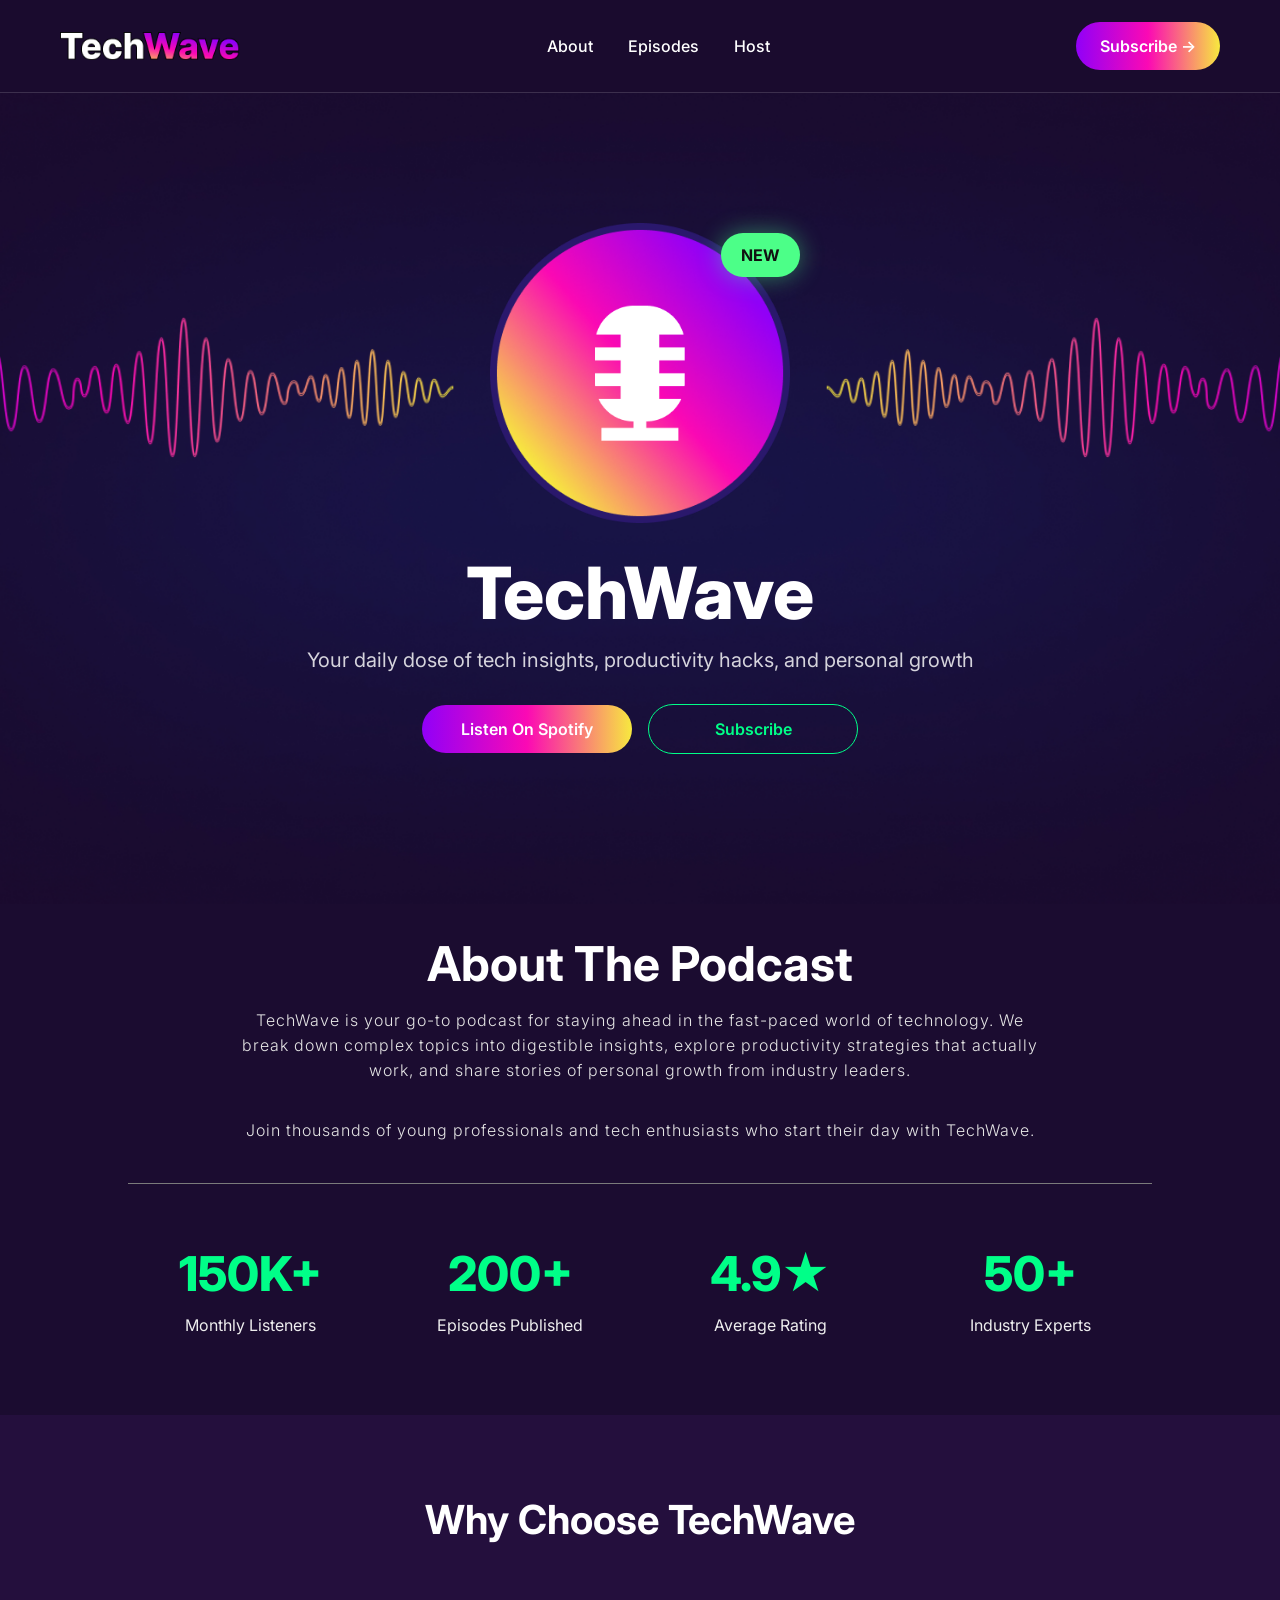
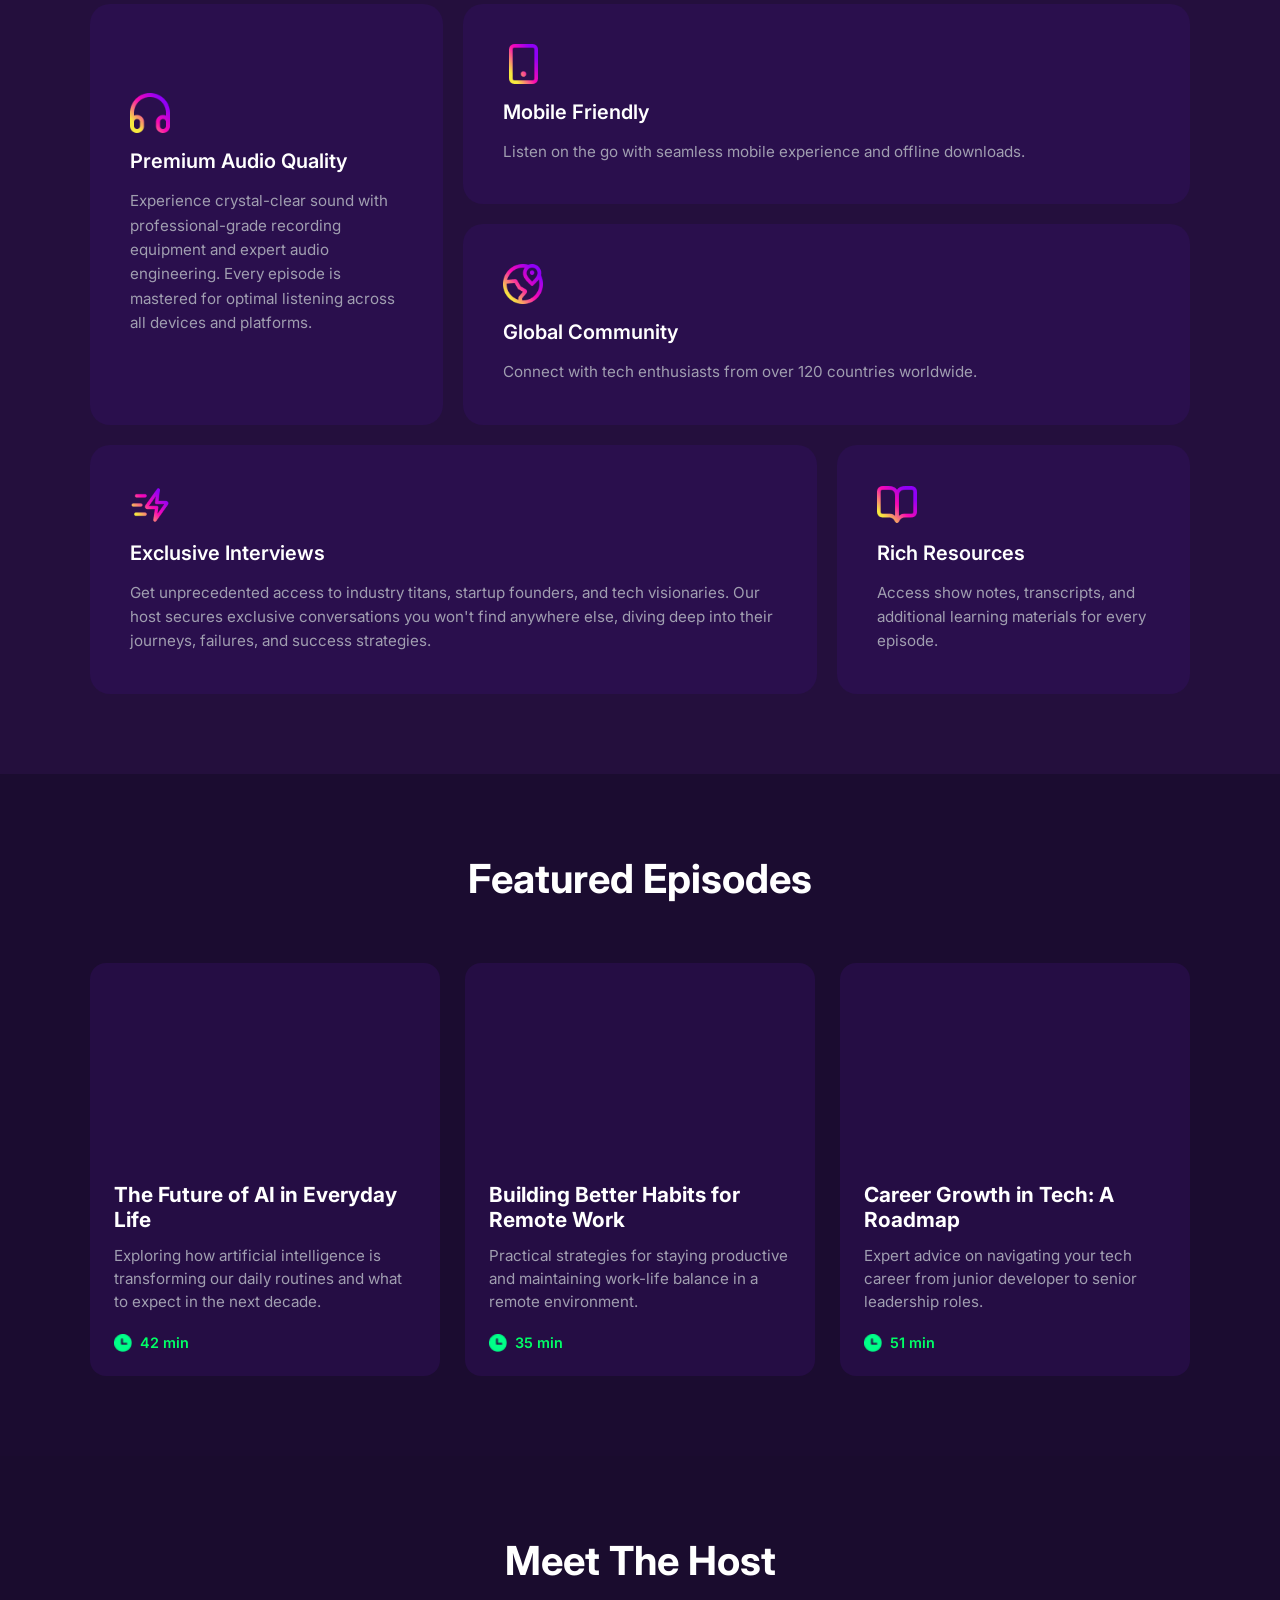
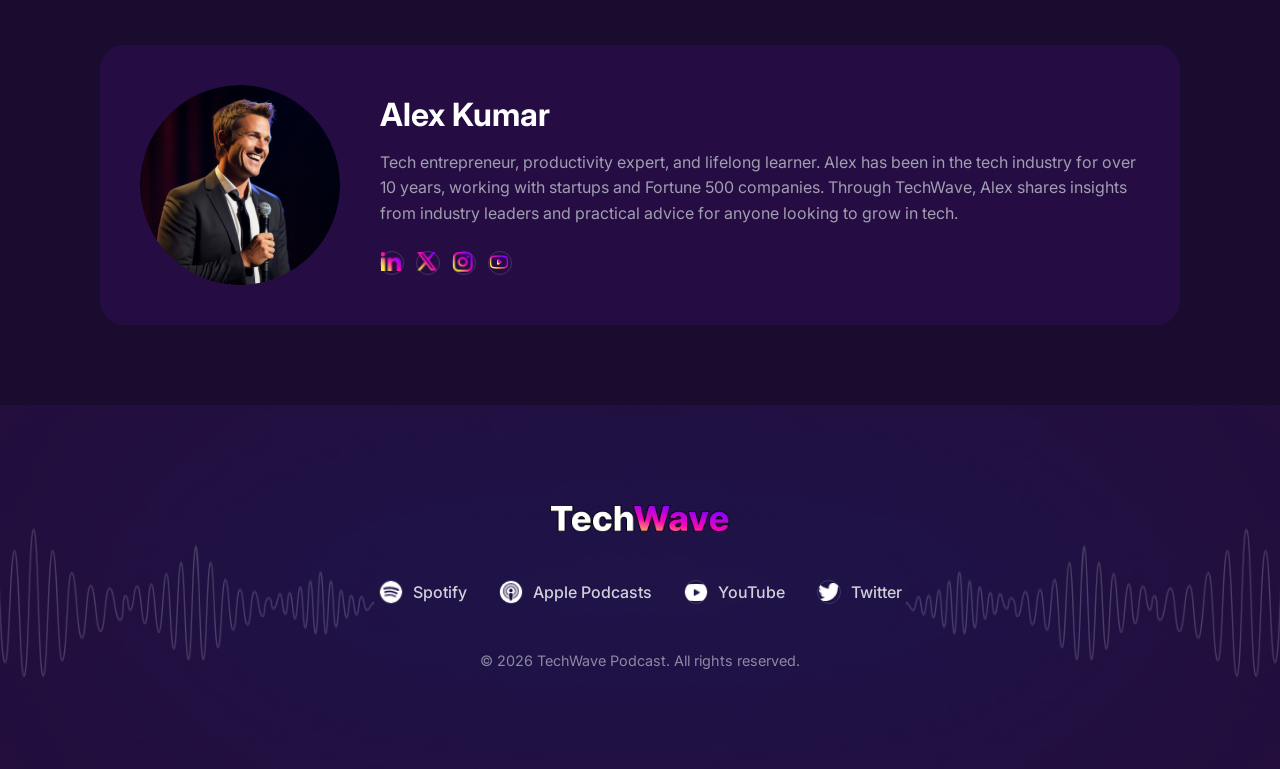
<file: index.html>
<!DOCTYPE html>
<html lang="en">
<head>
  <meta charset="UTF-8" />
  <meta name="viewport" content="width=device-width, initial-scale=1.0" />
  <title>TechWave</title>

  <link rel="preconnect" href="https://fonts.googleapis.com">
  <link rel="preconnect" href="https://fonts.gstatic.com" crossorigin>
  <link href="https://fonts.googleapis.com/css2?family=Inter:ital,opsz,wght@0,14..32,100..900;1,14..32,100..900&display=swap" rel="stylesheet">

  <link rel="stylesheet" href="index.css" />
  
</head>
<body>

  <header>
    <nav class="navbar">
      <img class="logo-img" src="assets/TechWave.png" alt="TechWave Logo">

      <ul class="nav-links">
        <li class="nav-item"><a href="#" class="nav-link">About</a></li>
        <li class="nav-item"><a href="#" class="nav-link">Episodes</a></li>
        <li class="nav-item"><a href="#" class="nav-link">Host</a></li>
      </ul>

      <a href="#" class="btn-primary nav-btn">Subscribe →</a>

      <button class="menu-toggle" aria-label="Open Menu">☰</button>
    </nav>

    <section class="banner">
      <div class="podcast-grp">
        <!-- <img class="wave wave-left" src="../assets/hero-bg.png" alt="Wave">
        <img class="wave wave-right" src="../assets/wave-right.png" alt="Wave"> -->

        <img class="podcast-circle" src="assets/hero-circle.png" alt="Podcast Circle">
        <img class="microphone" src="assets/microphone.png" alt="Microphone">

        <button class="badge-btn">NEW</button>
      </div>

      <div class="podcast-content">
        <h1 class="m-t">TechWave</h1>
        <p class="m-p">Your daily dose of tech insights, productivity hacks, and personal growth</p>
      </div>

      <div class="podcast-btn">
        <a href="#" class="btn-primary hero-btn">Listen On Spotify</a>
        <a href="#" class="btn-secondary hero-btn">Subscribe</a>
      </div>
    </section>
  </header>

  <!-- About Section -->
<section class="about-podcast-section">
  <div class="content-wrapper">
    <h2>About The Podcast</h2>
        <p>TechWave is your go-to podcast for staying ahead in the fast-paced world of technology.
We break down complex topics into digestible insights, explore productivity strategies that actually work,
and share stories of personal growth from industry leaders.
         </p>
         <br>
         <p>Join thousands of young professionals and tech enthusiasts who start their day with TechWave.</p>
  </div>

<hr class="divider">

  <div class="stats-grid">
      <div class="stat-item">
        <span class="stat-number">150K+</span>
        <span class="stat-label">Monthly Listeners</span>
      </div>
       <div class="stat-item">
        <span class="stat-number">200+</span>
        <span class="stat-label">Episodes Published</span>
      </div>
       <div class="stat-item">
        <span class="stat-number">4.9★</span>
        <span class="stat-label">Average Rating</span>
      </div>
       <div class="stat-item">
        <span class="stat-number">50+</span>
        <span class="stat-label">Industry Experts</span>
      </div>
  </div>

</section>

<!-- Why Choose Section -->

<section class="why-choose-section">
  <h2 class="section-title">Why Choose TechWave</h2>
    <div class="features-grid">
      
      <div class="feature-card card-tall">
        <div class="icon-wrapper">
          <img src="assets/headphone.png" alt="">
        </div>
        <h3>Premium Audio Quality</h3>
        <p>Experience crystal-clear sound with professional-grade recording equipment and expert audio engineering. Every episode is mastered for optimal listening across all devices and platforms.</p>
      </div>

        <div class="feature-card card-wide">
        <div class="icon-wrapper">
          <img src="assets/device.png" alt="">
        </div>
        <h3>Mobile Friendly</h3>
        <p>Listen on the go with seamless mobile experience and offline downloads.</p>
      </div>
     

        <div class="feature-card card-wide">
        <div class="icon-wrapper">
          <img src="assets/location.png" alt="">
        </div>
        <h3>Global Community</h3>
        <p>Connect with tech enthusiasts from over 120 countries worldwide.</p>
      </div>
     

        <div class="feature-card card-wide">
        <div class="icon-wrapper">
          <img src="assets/zap-fast.png" alt="">
        </div>
        <h3>Exclusive Interviews</h3>
        <p>Get unprecedented access to industry titans, startup founders, and tech visionaries. Our host secures exclusive conversations you won't find anywhere else, diving deep into their journeys, failures, and success strategies.</p>
      </div>
     

        <div class="feature-card">
        <div class="icon-wrapper">
          <img src="assets/resource.png" alt="">
        </div>
        <h3>Rich Resources</h3>
        <p>Access show notes, transcripts, and additional learning materials for every episode.</p>
      </div>

  </div>  
</section>
<!-- Featured Episodes  -->

<section class="episodes-section">
  <h2 class="section-title">Featured Episodes</h2>
  <div class="episodes-grid">
    <div class="episode-card">
      <div class="video-wrapper">
        <iframe width="560" height="315" src="https://www.youtube.com/embed/5oH9Nr3bKfw?si=_WLpXtNZ4Sx20hBb&;controls=0" title="YouTube video player" frameborder="0" allow="accelerometer; autoplay; clipboard-write; encrypted-media; gyroscope; picture-in-picture; web-share" referrerpolicy="strict-origin-when-cross-origin" allowfullscreen></iframe>
      </div>
      <div class="card-content">
        <h3>The Future of AI in Everyday Life</h3>
        <p>Exploring how artificial intelligence is transforming our daily routines and what to expect in the next decade.</p>
        <div class="meta-info">
                              <span class="clock-icon"><img src="assets/clock.png" alt=""></span> 

          <span>42 min</span>
        </div>
      </div>
    </div>

      <div class="episode-card">
      <div class="video-wrapper">
        <iframe width="560" height="315" src="https://www.youtube.com/embed/Vy6LKYUjaP4?si=27JTVnlaUTEgTnOc&;controls=0" title="YouTube video player" frameborder="0" allow="accelerometer; autoplay; clipboard-write; encrypted-media; gyroscope; picture-in-picture; web-share" referrerpolicy="strict-origin-when-cross-origin" allowfullscreen></iframe>
      </div>
      <div class="card-content">
        <h3>Building Better Habits for Remote Work</h3>
        <p>Practical strategies for staying productive and maintaining work-life balance in a remote environment.</p>
        <div class="meta-info">
                    <span class="clock-icon"><img src="assets/clock.png" alt=""></span> 

          <span>35 min</span>
        </div>
      </div>
    </div>

      <div class="episode-card">
      <div class="video-wrapper">
      <iframe width="560" height="315" src="https://www.youtube.com/embed/tjXU90LygPg?si=42BoyfbGUrEBjvY0&;controls=0" title="YouTube video player" frameborder="0" allow="accelerometer; autoplay; clipboard-write; encrypted-media; gyroscope; picture-in-picture; web-share" referrerpolicy="strict-origin-when-cross-origin" allowfullscreen></iframe>
      </div>
      <div class="card-content">
        <h3>Career Growth in Tech: A Roadmap</h3>
        <p>Expert advice on navigating your tech career from junior developer to senior leadership roles.</p>
        <div class="meta-info">
          <span class="clock-icon"><img src="assets/clock.png" alt=""></span> 
          <span>51 min</span>
        </div>
      </div>
    </div>

  </div>
</section>

<!-- Meet The Hosts -->
 <section class="meet-host-section">
  <h2 class="section-title">Meet The Host</h2>
  <div class="host-card">
    <div class="host-image-wrapper">
      <img src="assets/host.png" alt="">
    </div>
    <div class="host-content">
      <h3>Alex Kumar</h3>
      <p>Tech entrepreneur, productivity expert, and lifelong learner. Alex has been in the tech industry for over 10 years, working with startups and Fortune 500 companies. Through TechWave, Alex shares insights from industry leaders and practical advice for anyone looking to grow in tech.</p>
      <div class="social-links">
        <a href="" class="social-icon">
          <img src="assets/linkedin.png" alt="">
        </a>

          <a href="" class="social-icon">
          <img src="assets/x.png" alt="">
        </a>

          <a href="" class="social-icon">
          <img src="assets/instagram.png" alt="">
        </a>

          <a href="" class="social-icon">
          <img src="assets/youtube.png" alt="">
        </a>
      </div>
    </div>
  </div>
 </section>
<footer class="site-footer">
  
  <!-- <h2 class="footer-logo">Tech<span class="gradient-text">Wave</span></h2> -->
<img class="logo-img" src="assets/TechWave.png" alt="TechWave Logo">
  <div class="footer-socials">
    <a href="#" class="social-link">
      <img src="assets/spotify.png" alt="Spotify" class="social-icon">
      <span>Spotify</span>
    </a>
    
    <a href="#" class="social-link">
      <img src="assets/apple-podcast.png" alt="Apple Podcasts" class="social-icon">
      <span>Apple Podcasts</span>
    </a>
    
    <a href="#" class="social-link">
      <img src="assets/youtube-podcast.png" alt="YouTube" class="social-icon">
      <span>YouTube</span>
    </a>
    
    <a href="#" class="social-link">
      <img src="assets/twitter.png" alt="Twitter" class="social-icon">
      <span>Twitter</span>
    </a>
  </div>

  <p class="copyright">© 2026 TechWave Podcast. All rights reserved.</p>
  
</footer>

</body>
</html>
</file>
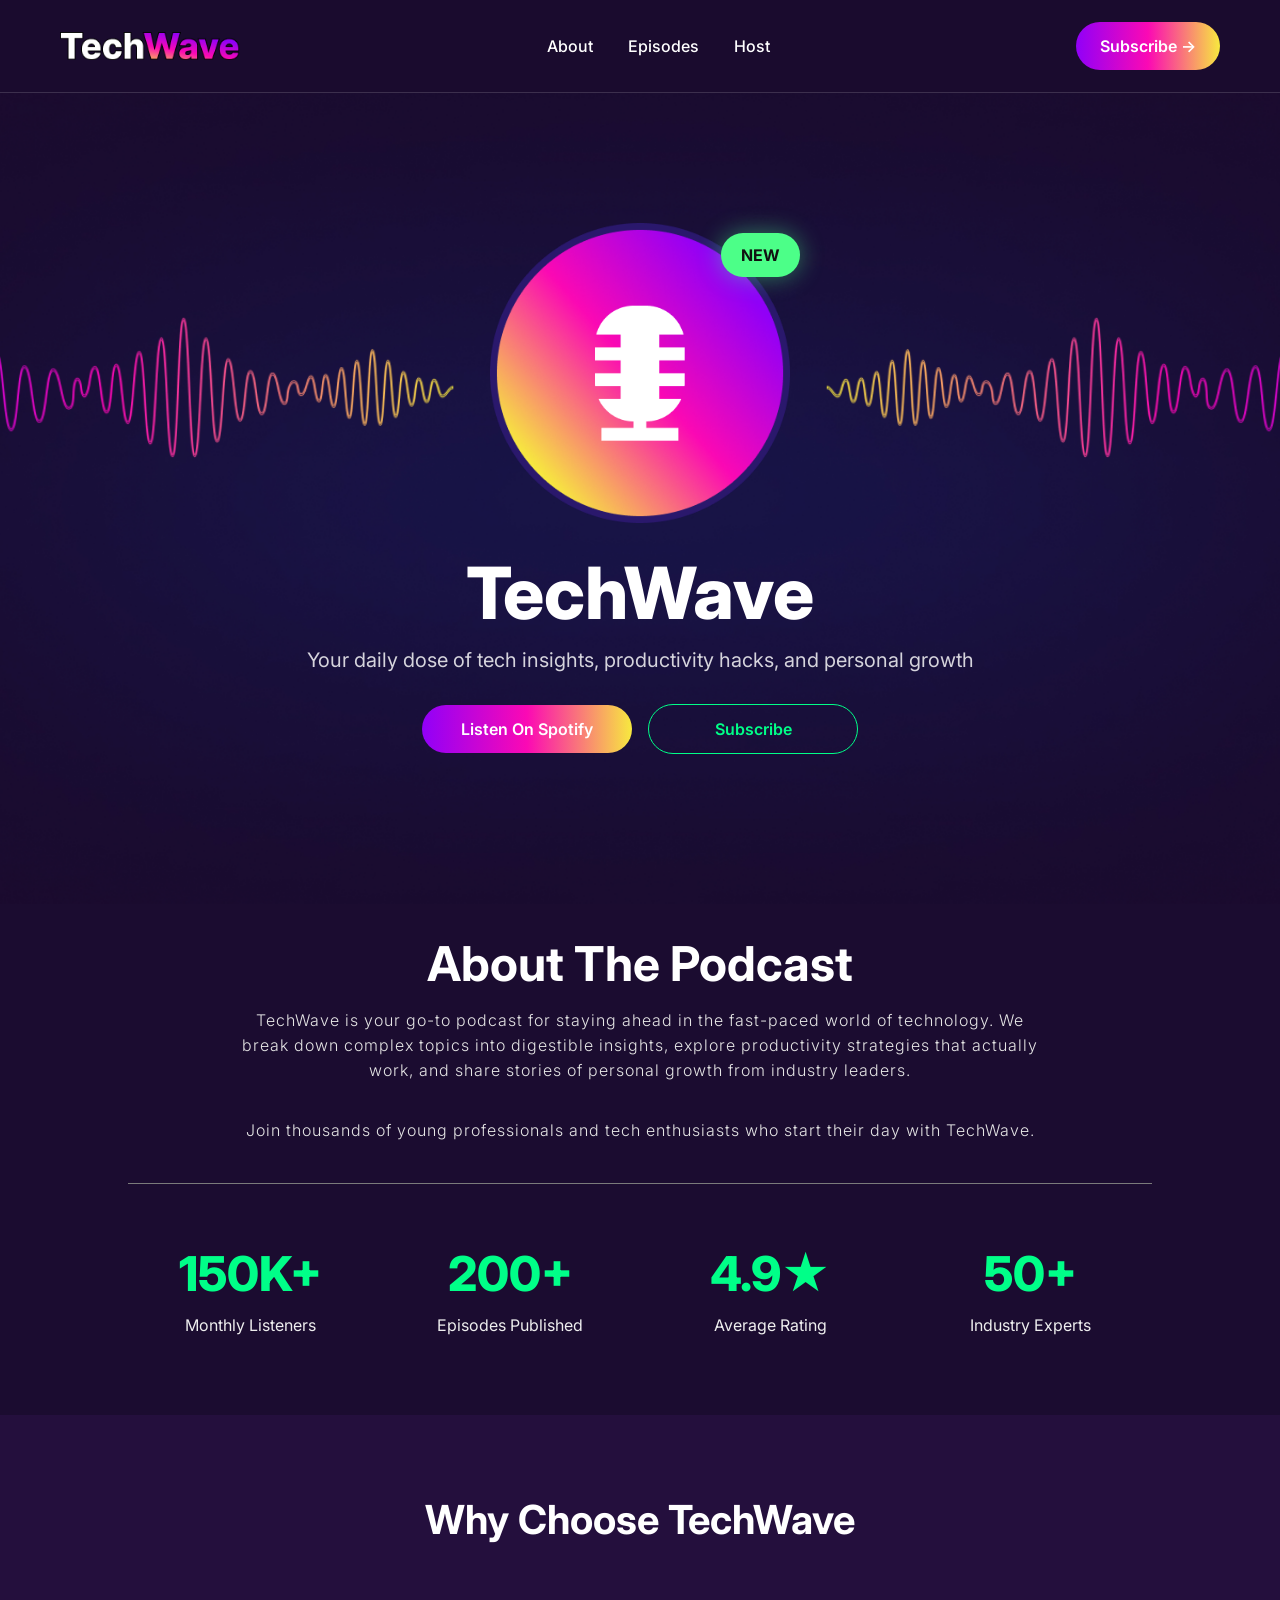
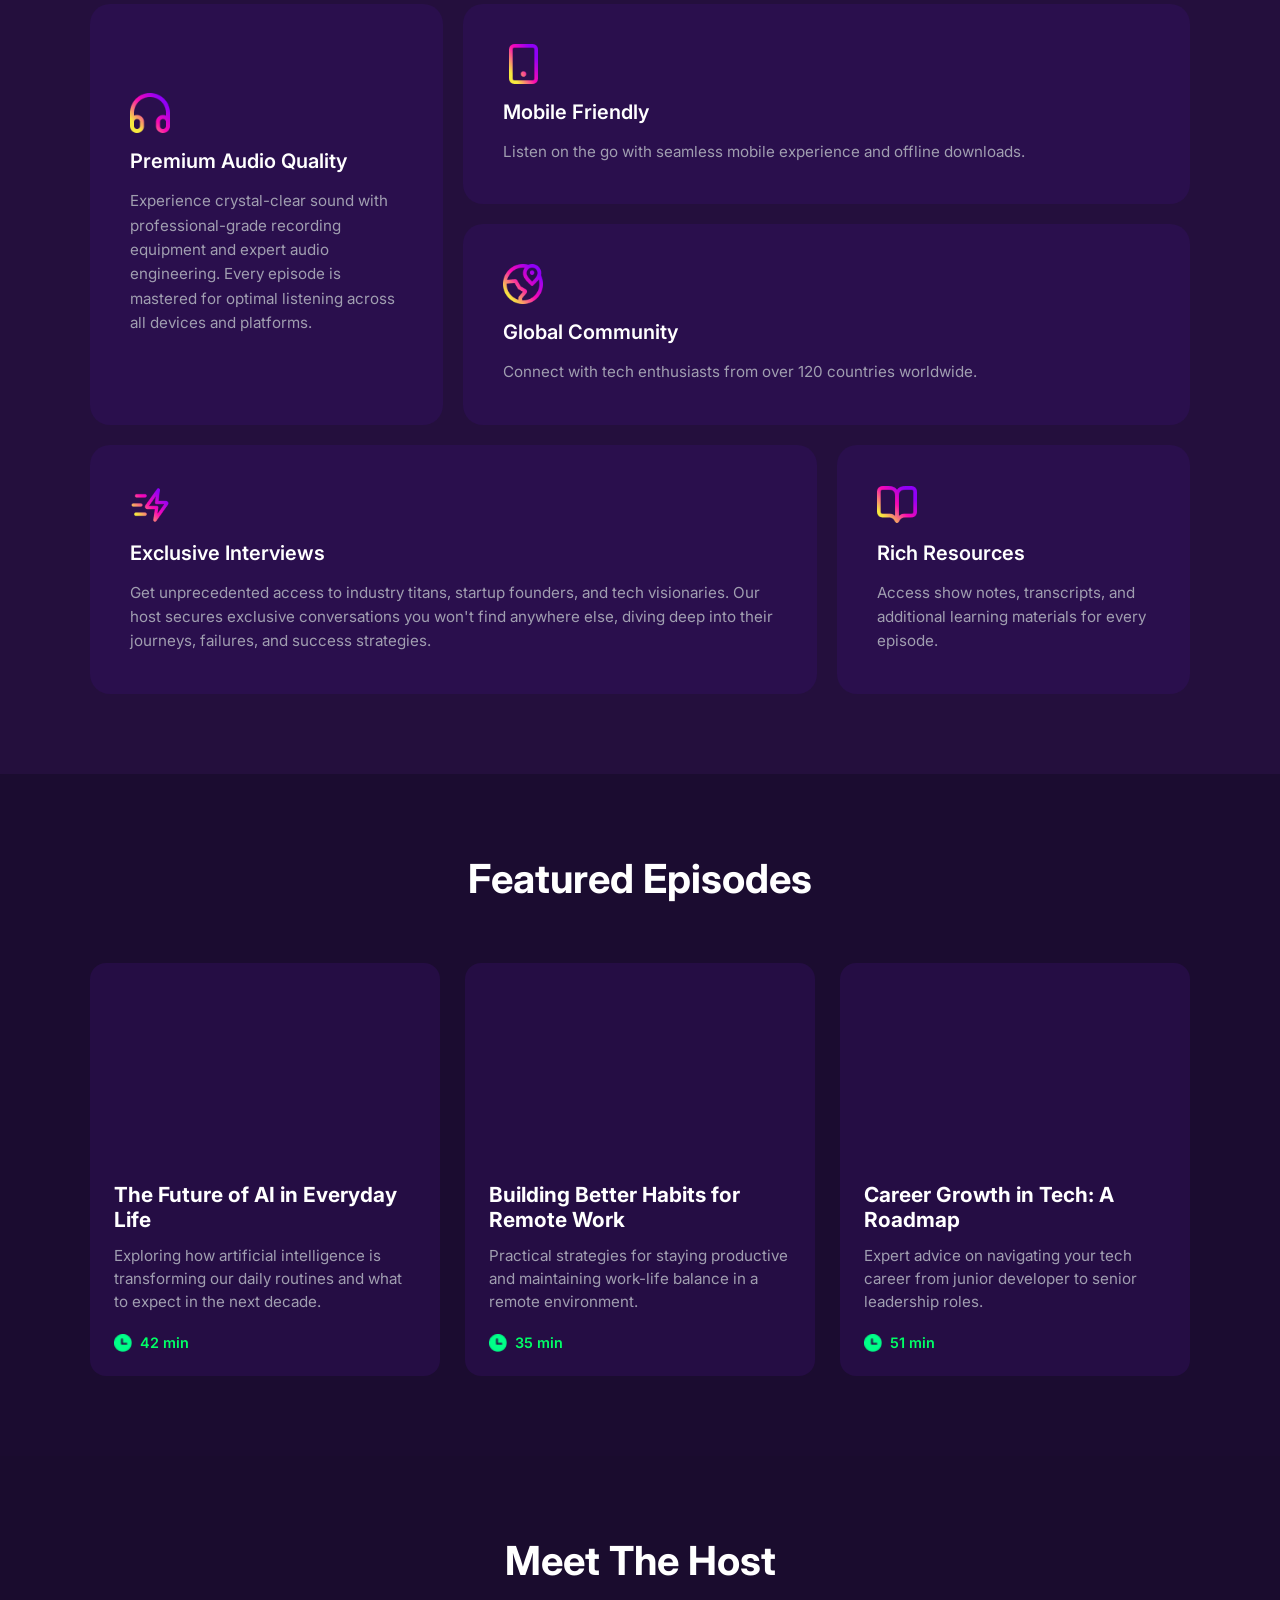
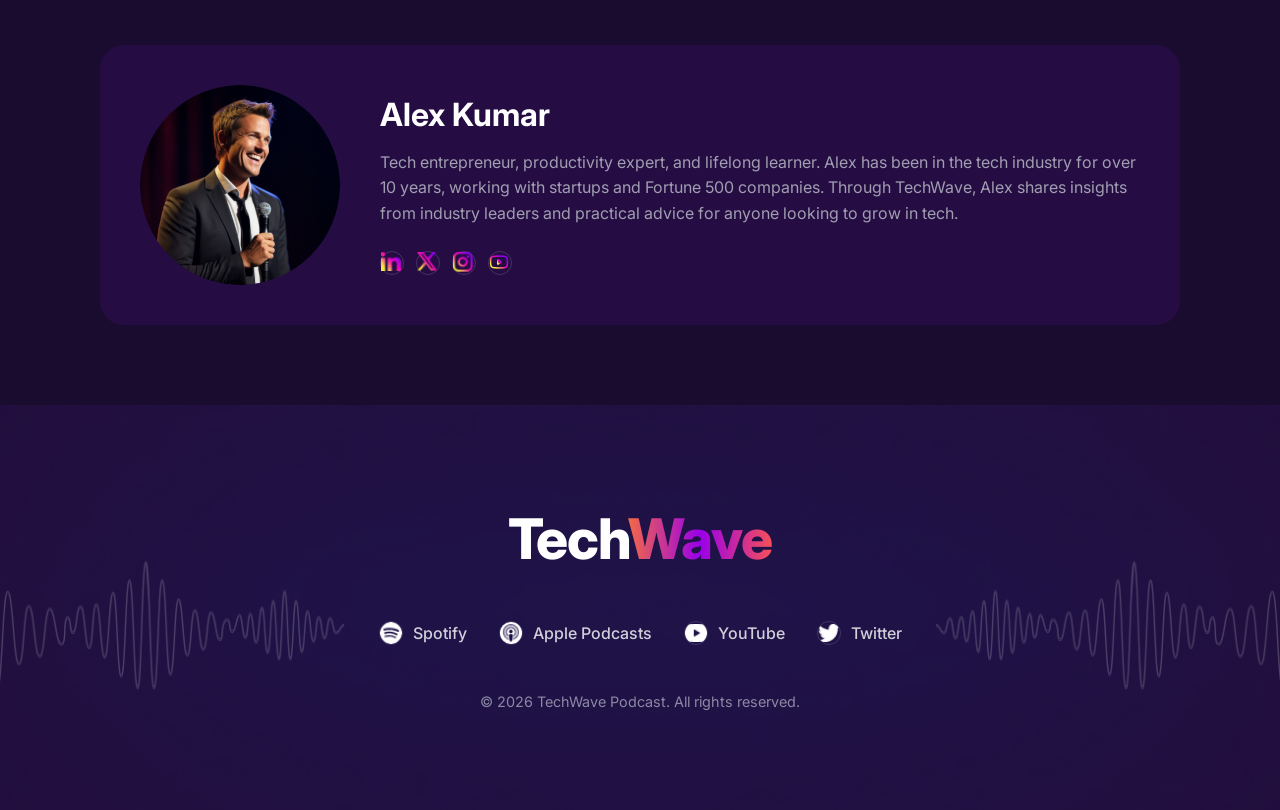
<file: code/file.html>
<!DOCTYPE html>
<html lang="en">
<head>
  <meta charset="UTF-8" />
  <meta name="viewport" content="width=device-width, initial-scale=1.0" />
  <title>TechWave</title>

  <link rel="preconnect" href="https://fonts.googleapis.com">
  <link rel="preconnect" href="https://fonts.gstatic.com" crossorigin>
  <link href="https://fonts.googleapis.com/css2?family=Inter:ital,opsz,wght@0,14..32,100..900;1,14..32,100..900&display=swap" rel="stylesheet">

  <link rel="stylesheet" href="file.css" />
</head>
<body>

  <header>
    <nav class="navbar">
      <img class="logo-img" src="../assets/TechWave.png" alt="TechWave Logo">

      <ul class="nav-links">
        <li class="nav-item"><a href="#" class="nav-link">About</a></li>
        <li class="nav-item"><a href="#" class="nav-link">Episodes</a></li>
        <li class="nav-item"><a href="#" class="nav-link">Host</a></li>
      </ul>

      <a href="#" class="btn-primary nav-btn">Subscribe →</a>

      <button class="menu-toggle" aria-label="Open Menu">☰</button>
    </nav>

    <section class="banner">
      <div class="podcast-grp">
        <!-- <img class="wave wave-left" src="../assets/hero-bg.png" alt="Wave">
        <img class="wave wave-right" src="../assets/wave-right.png" alt="Wave"> -->

        <img class="podcast-circle" src="../assets/hero-circle.png" alt="Podcast Circle">
        <img class="microphone" src="../assets/microphone.png" alt="Microphone">

        <button class="badge-btn">NEW</button>
      </div>

      <div class="podcast-content">
        <h1 class="m-t">TechWave</h1>
        <p class="m-p">Your daily dose of tech insights, productivity hacks, and personal growth</p>
      </div>

      <div class="podcast-btn">
        <a href="#" class="btn-primary hero-btn">Listen On Spotify</a>
        <a href="#" class="btn-secondary hero-btn">Subscribe</a>
      </div>
    </section>
  </header>

  <!-- About Section -->
<section class="about-podcast-section">
  <div class="content-wrapper">
    <h2>About The Podcast</h2>
        <p>TechWave is your go-to podcast for staying ahead in the fast-paced world of technology.
We break down complex topics into digestible insights, explore productivity strategies that actually work,
and share stories of personal growth from industry leaders.
         </p>
         <br>
         <p>Join thousands of young professionals and tech enthusiasts who start their day with TechWave.</p>
  </div>

<hr class="divider">

  <div class="stats-grid">
      <div class="stat-item">
        <span class="stat-number">150K+</span>
        <span class="stat-label">Monthly Listeners</span>
      </div>
       <div class="stat-item">
        <span class="stat-number">200+</span>
        <span class="stat-label">Episodes Published</span>
      </div>
       <div class="stat-item">
        <span class="stat-number">4.9★</span>
        <span class="stat-label">Average Rating</span>
      </div>
       <div class="stat-item">
        <span class="stat-number">50+</span>
        <span class="stat-label">Industry Experts</span>
      </div>
  </div>

</section>

<!-- Why Choose Section -->

<section class="why-choose-section">
  <h2 class="section-title">Why Choose TechWave</h2>
    <div class="features-grid">
      
      <div class="feature-card card-tall">
        <div class="icon-wrapper">
          <img src="../assets/headphone.png" alt="">
        </div>
        <h3>Premium Audio Quality</h3>
        <p>Experience crystal-clear sound with professional-grade recording equipment and expert audio engineering. Every episode is mastered for optimal listening across all devices and platforms.</p>
      </div>

        <div class="feature-card card-wide">
        <div class="icon-wrapper">
          <img src="../assets/device.png" alt="">
        </div>
        <h3>Mobile Friendly</h3>
        <p>Listen on the go with seamless mobile experience and offline downloads.</p>
      </div>
     

        <div class="feature-card card-wide">
        <div class="icon-wrapper">
          <img src="../assets/location.png" alt="">
        </div>
        <h3>Global Community</h3>
        <p>Connect with tech enthusiasts from over 120 countries worldwide.</p>
      </div>
     

        <div class="feature-card card-wide">
        <div class="icon-wrapper">
          <img src="../assets/zap-fast.png" alt="">
        </div>
        <h3>Exclusive Interviews</h3>
        <p>Get unprecedented access to industry titans, startup founders, and tech visionaries. Our host secures exclusive conversations you won't find anywhere else, diving deep into their journeys, failures, and success strategies.</p>
      </div>
     

        <div class="feature-card">
        <div class="icon-wrapper">
          <img src="../assets/resource.png" alt="">
        </div>
        <h3>Rich Resources</h3>
        <p>Access show notes, transcripts, and additional learning materials for every episode.</p>
      </div>

  </div>  
</section>
<!-- Featured Episodes  -->

<section class="episodes-section">
  <h2 class="section-title">Featured Episodes</h2>
  <div class="episodes-grid">
    <div class="episode-card">
      <div class="video-wrapper">
        <iframe width="560" height="315" src="https://www.youtube.com/embed/5oH9Nr3bKfw?si=_WLpXtNZ4Sx20hBb&;controls=0" title="YouTube video player" frameborder="0" allow="accelerometer; autoplay; clipboard-write; encrypted-media; gyroscope; picture-in-picture; web-share" referrerpolicy="strict-origin-when-cross-origin" allowfullscreen></iframe>
      </div>
      <div class="card-content">
        <h3>The Future of AI in Everyday Life</h3>
        <p>Exploring how artificial intelligence is transforming our daily routines and what to expect in the next decade.</p>
        <div class="meta-info">
          <span class="clock-icon"><img src="../assets/clock.png" alt=""></span> 
          <span>42 min</span>
        </div>
      </div>
    </div>

      <div class="episode-card">
      <div class="video-wrapper">
        <iframe width="560" height="315" src="https://www.youtube.com/embed/Vy6LKYUjaP4?si=27JTVnlaUTEgTnOc&;controls=0" title="YouTube video player" frameborder="0" allow="accelerometer; autoplay; clipboard-write; encrypted-media; gyroscope; picture-in-picture; web-share" referrerpolicy="strict-origin-when-cross-origin" allowfullscreen></iframe>
      </div>
      <div class="card-content">
        <h3>Building Better Habits for Remote Work</h3>
        <p>Practical strategies for staying productive and maintaining work-life balance in a remote environment.</p>
        <div class="meta-info">
          <span class="clock-icon"><img src="../assets/clock.png" alt=""></span> 
          <span>35 min</span>
        </div>
      </div>
    </div>

      <div class="episode-card">
      <div class="video-wrapper">
      <iframe width="560" height="315" src="https://www.youtube.com/embed/tjXU90LygPg?si=42BoyfbGUrEBjvY0&;controls=0" title="YouTube video player" frameborder="0" allow="accelerometer; autoplay; clipboard-write; encrypted-media; gyroscope; picture-in-picture; web-share" referrerpolicy="strict-origin-when-cross-origin" allowfullscreen></iframe>
      </div>
      <div class="card-content">
        <h3>Career Growth in Tech: A Roadmap</h3>
        <p>Expert advice on navigating your tech career from junior developer to senior leadership roles.</p>
        <div class="meta-info">
          <span class="clock-icon"><img src="../assets/clock.png" alt=""></span> 
          <span>51 min</span>
        </div>
      </div>
    </div>

  </div>
</section>

<!-- Meet The Hosts -->
 <section class="meet-host-section">
  <h2 class="section-title">Meet The Host</h2>
  <div class="host-card">
    <div class="host-image-wrapper">
      <img src="../assets/host.png" alt="">
    </div>
    <div class="host-content">
      <h3>Alex Kumar</h3>
      <p>Tech entrepreneur, productivity expert, and lifelong learner. Alex has been in the tech industry for over 10 years, working with startups and Fortune 500 companies. Through TechWave, Alex shares insights from industry leaders and practical advice for anyone looking to grow in tech.</p>
      <div class="social-links">
        <a href="" class="social-icon">
          <img src="../assets/linkedin.png" alt="">
        </a>

          <a href="" class="social-icon">
          <img src="../assets/x.png" alt="">
        </a>

          <a href="" class="social-icon">
          <img src="../assets/instagram.png" alt="">
        </a>

          <a href="" class="social-icon">
          <img src="../assets/youtube.png" alt="">
        </a>
      </div>
    </div>
  </div>
 </section>
<footer class="site-footer">
  
  <h2 class="footer-logo">Tech<span class="gradient-text">Wave</span></h2>

  <div class="footer-socials">
    <a href="#" class="social-link">
      <img src="../assets/spotify.png" alt="Spotify" class="social-icon">
      <span>Spotify</span>
    </a>
    
    <a href="#" class="social-link">
      <img src="../assets/apple-podcast.png" alt="Apple Podcasts" class="social-icon">
      <span>Apple Podcasts</span>
    </a>
    
    <a href="#" class="social-link">
      <img src="../assets/youtube-podcast.png" alt="YouTube" class="social-icon">
      <span>YouTube</span>
    </a>
    
    <a href="#" class="social-link">
      <img src="../assets/twitter.png" alt="Twitter" class="social-icon">
      <span>Twitter</span>
    </a>
  </div>

  <p class="copyright">© 2026 TechWave Podcast. All rights reserved.</p>
  
</footer>

</body>
</html>
</file>
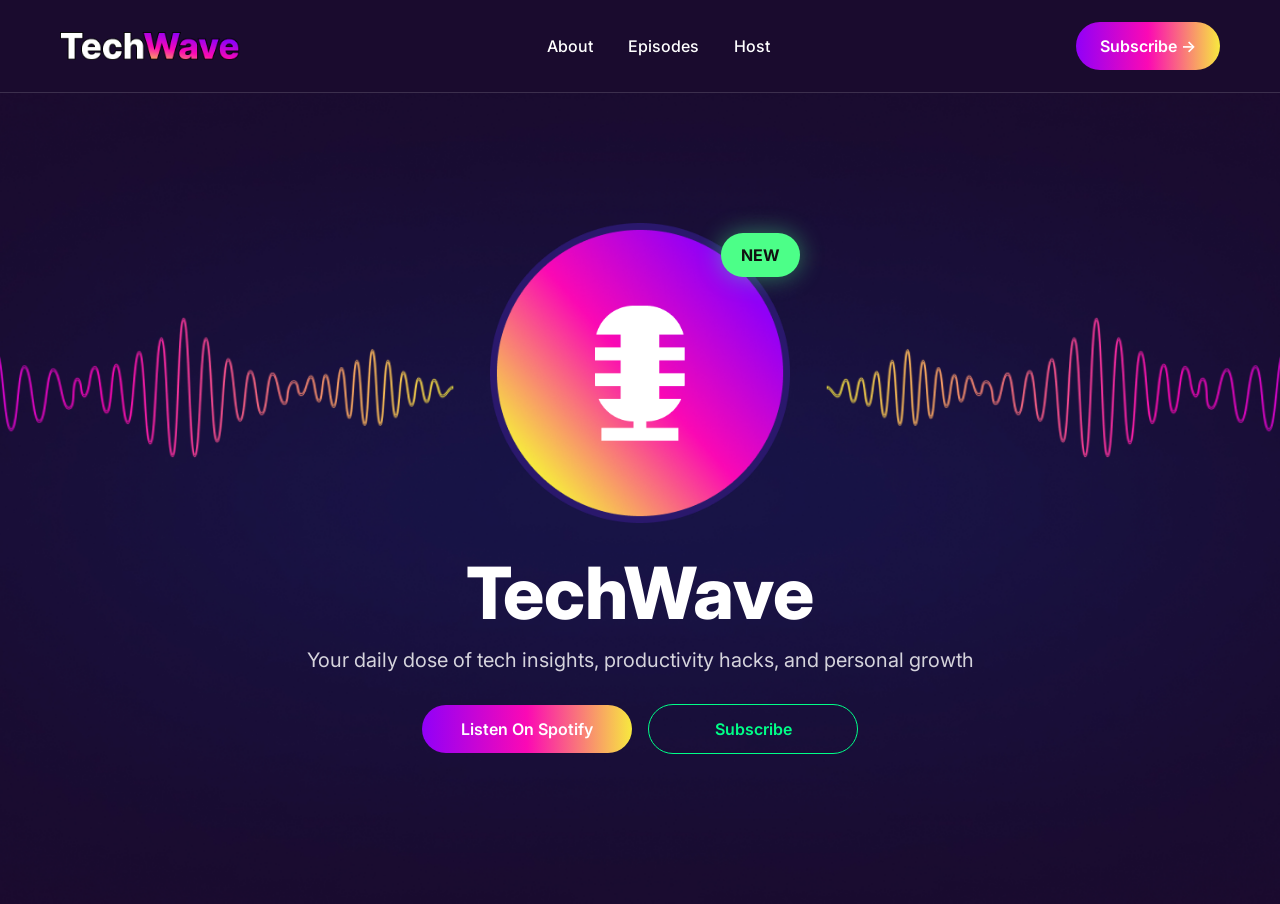
<file: teacher/file.html>
<!DOCTYPE html>
<html lang="en">
<head>
  <meta charset="UTF-8" />
  <meta name="viewport" content="width=device-width, initial-scale=1.0" />
  <title>TechWave</title>

  <link rel="preconnect" href="https://fonts.googleapis.com">
  <link rel="preconnect" href="https://fonts.gstatic.com" crossorigin>
  <link href="https://fonts.googleapis.com/css2?family=Inter:ital,opsz,wght@0,14..32,100..900;1,14..32,100..900&display=swap" rel="stylesheet">

  <link rel="stylesheet" href="file.css" />
</head>
<body>

  <header>
    <nav class="navbar">
      <img class="logo-img" src="../assets/TechWave.png" alt="TechWave Logo">

      <ul class="nav-links">
        <li class="nav-item"><a href="#" class="nav-link">About</a></li>
        <li class="nav-item"><a href="#" class="nav-link">Episodes</a></li>
        <li class="nav-item"><a href="#" class="nav-link">Host</a></li>
      </ul>

      <a href="#" class="btn-primary nav-btn">Subscribe →</a>

      <button class="menu-toggle" aria-label="Open Menu">☰</button>
    </nav>

    <section class="banner">
      <div class="podcast-grp">
        <!-- <img class="wave wave-left" src="../assets/hero-bg.png" alt="Wave">
        <img class="wave wave-right" src="../assets/wave-right.png" alt="Wave"> -->

        <img class="podcast-circle" src="../assets/hero-circle.png" alt="Podcast Circle">
        <img class="microphone" src="../assets/microphone.png" alt="Microphone">

        <button class="badge-btn">NEW</button>
      </div>

      <div class="podcast-content">
        <h1 class="m-t">TechWave</h1>
        <p class="m-p">Your daily dose of tech insights, productivity hacks, and personal growth</p>
      </div>

      <div class="podcast-btn">
        <a href="#" class="btn-primary hero-btn">Listen On Spotify</a>
        <a href="#" class="btn-secondary hero-btn">Subscribe</a>
      </div>
    </section>
  </header>

</body>
</html>
</file>
<file: index.css>
* {
  margin: 0;
  padding: 0;
  box-sizing: border-box;
  font-family: "Inter", sans-serif;
}
body, html {
  overflow-x: hidden; /* Hides horizontal scrolling */
}

body {
  /* background-color: #120424; */
  background-color: #1b0c30; 
  font-family: 'inter';
}

img {
  max-width: 100%;
  display: block;
}

/* NAVBAR */
.navbar {
  display: flex;
  align-items: center;
  justify-content: space-between;
  padding: 22px 60px;
  background-color: #1A0B2E;
  border-bottom: 1px solid rgba(255, 255, 255, 0.15);
}

.logo-img {
  width: 180px;
}

.nav-links {
  display: flex;
  align-items: center;
  gap: 35px;
  list-style: none;
}

.nav-link {
  text-decoration: none;
  color: white;
  font-size: 16px;
  font-weight: 500;
}

.btn-primary {
  display: inline-flex;
  align-items: center;
  justify-content: center;
  text-decoration: none;
  color: white;
  font-size: 16px;
  font-weight: 600;
  padding: 14px 24px;
  border-radius: 999px;
  border: none;
  background: linear-gradient(to left, #F7E93F, #FB09B4, #9100F8);
}

.menu-toggle {
  display: none;
  background: transparent;
  border: none;
  color: white;
  font-size: 34px;
  cursor: pointer;
}

/* HERO */
.banner {
  min-height: calc(100vh - 89px);
  background-image: url('assets/hero-bg.png');
  background-position: center;
  background-size: cover;
  background-repeat: no-repeat;

  display: flex;
  flex-direction: column;
  align-items: center;
  justify-content: center;
  padding: 40px 20px 60px;
  text-align: center;
}

.podcast-grp {
  position: relative;
  width: fit-content;
  margin-bottom: 30px;
}

.podcast-circle {
  width: 300px;
  position: relative;
  z-index: 2;
}

.microphone {
  width: 90px;
  position: absolute;
  top: 50%;
  left: 50%;
  z-index: 3;
  transform: translate(-50%, -50%);
}

.badge-btn {
  position: absolute;
  top: 10px;
  right: -10px;
  background-color: #4cff88;
  color: #111;
  font-size: 16px;
  font-weight: 700;
  padding: 12px 20px;
  border: none;
  border-radius: 999px;
  z-index: 4;
  box-shadow: 0 0 24px rgba(76, 255, 136, 0.45);
}

.wave {
  position: absolute;
  top: 50%;
  transform: translateY(-50%);
  z-index: 1;
  width: 360px;
  opacity: 0.95;
}

.wave-left {
  right: 70%;
}

.wave-right {
  left: 70%;
}

.podcast-content {
  max-width: 760px;
}

.m-t {
  font-size: 72px;
  line-height: 1.1;
  color: white;
  font-weight: 800;
  margin-bottom: 12px;
}

.m-p {
  font-size: 20px;
  line-height: 1.6;
  color: rgba(255, 255, 255, 0.82);
  margin-bottom: 28px;
}

.podcast-btn {
  display: flex;
  align-items: center;
  gap: 16px;
  flex-wrap: wrap;
  justify-content: center;
}

.btn-secondary {
  display: inline-flex;
  align-items: center;
  justify-content: center;
  text-decoration: none;
  padding: 14px 28px;
  border-radius: 999px;
  border: 1.5px solid #00ff88;
  background: transparent;
  color: #00ff88;
  font-size: 16px;
  font-weight: 600;
}

.hero-btn {
  min-width: 210px;
}

/* About Section */
.about-podcast-section{
  display:flex;
  flex-direction: column;
  align-items: center;
  text-align: center;
  padding: 30px 20px 80px 20px;
  font-family: "inter" ;
}
.content-wrapper{
  max-width:800px;
  margin-bottom: 40px;;
}
.content-wrapper h2{
  font-size: 3rem;
  color: #ffffff;
}
.content-wrapper p{
  font-size: 1rem;
  color: #e5e5e5;
  font-weight:300;
  padding-top: 15px;
  letter-spacing: 1px ;
  line-height: 25px;
}

.divider {
  width: 100%;
  max-width: 80vw;
  margin-bottom: 60px; 
  border:none;
  border-top: 1px solid #7b7b7b; 

}
.stats-grid{
    display: grid;
    grid-template-columns: repeat(4, 1fr);
    gap: 40px;
    width: 100%;
    max-width:1000px;
}

.stat-item{
  display:flex;
  flex-direction: column;
  align-items: center;
  gap:12px;

}
.stat-number{
  font-size: 3rem;
  font-weight: 800;
  color: #00FF88;

}

.stat-label{
  font-size: 1rem;
  font-weight: 400;
  color:#eeeeee;
}
/*-----------------------Why Choose Section------------------ */

.why-choose-section{
  padding: 80px 20px;
  background-color: #240f3d ;
  color: #ffffff;
  display: flex;
  flex-direction: column;
  align-items: center;
}
.section-title{
  font-size:2.5rem;
  margin-bottom: 60px;
  text-align: center;
}


.features-grid{
  display: grid;
  grid-template-columns: repeat(3, 1fr);
  gap:20px;
  width:100%;
  max-width: 1100px;
}

.feature-card{
  background-color: #2A0f4d;
  padding: 40px;
  border-radius: 20px;
  display: flex;
  flex-direction: column;
  justify-content: center;
  gap:16px;
}
.feature-card h3{
  font-size: 1.25rem;
  font-weight: 600;
  margin:0;
}
.feature-card p{
  color: #a09eb0 ;
  font-size: 0.95rem;
  line-height: 1.6;
  margin:0;

}
.icon-wrapper{
  width:40px;
  height:40px;

}
.icon-wrapper img{
  width: 100%;
  height:100%;
  object-fit: contain;
  display:block;
}
.card-tall{
  grid-row: span 2;
}
.card-wide{
 grid-column: span 2;
}
/* -------------------- Episodes Section ------------------ */

.episodes-section{
  padding:80px 20px;
  display: flex;
  flex-direction: column;
  align-items: center;
}
.section-title{
  color: white;
  font-size: 2.5rem;
  font-weight:700;
  text-align: center;
}
.episodes-grid{
  display: grid;
  grid-template-columns: repeat(3,1fr);
  justify-content: center;
  gap:25px;
  width:100%;
  max-width: 1100px;
}
.episode-card{
  background-color: #250d44;
  border-radius: 16px;
  overflow: hidden;
  display: flex;
  flex-direction: column;
}
.video-wrapper{
  width:100%;
  aspect-ratio: 16 / 9;
}
.video-wrapper iframe{
 width:100%;
 height:100%;
 border:none;
}
.card-content{
  padding:24px;
  display: flex;
  flex-direction: column;
  flex-grow: 1;
}
.card-content h3{
  color: white;
  font-size: 1.3rem;
  margin: 0 0 12px 0;
  line-height: 1.2;
}
.card-content p{
  color: #a09eb0;
  font-size: .95rem;
  line-height: 1.5;
  margin-bottom: 20px;
  flex-grow: 1;
}
.meta-info{
  color: #00ff66;
  font-size: 0.9rem;
  font-weight: 600;
  display: flex;
  align-items: center; 
  gap: 8px;
}
.clock-icon{
  display: inline-flex;
  width: 18px;
  height: 18px;
  flex-shrink: 0;
}

.clock-icon img{
  width:100%;
  height:100%;
  object-fit: contain;
  display: block;
}
/* Meet the host section design */

.meet-host-section{
  background-color: #1A0C2E ;
  padding: 80px 20px;
  display: flex;
  flex-direction: column;
  align-items: center;
  color: white;
}
.host-card{
  background-color: #250D44;
  border-radius: 24px;
  padding:40px;
    width:100%;
  max-width:1080px;

  display: flex;
  align-items: center;
  gap:40px;
}
.host-image-wrapper{
  flex-shrink: 0;
  width:200px;
  height:200px;
  border-radius: 50%;
  overflow: hidden;
}

.host-image-wrapper img{
  width: 100%;
  height: 100%;
  object-fit: cover;
  display: block;
}
.host-content {
  display: flex;
  flex-direction: column;
  gap: 16px; /* Space between Name, Paragraph, and Social Links */
}

.host-content h3 {
  font-size: 2rem;
  font-weight: 700;
  margin: 0;
}

.host-content p {
  color: #a09eb0;
  line-height: 1.6;
  font-size: 1rem;
  margin: 0;
}


.social-links {
  display: flex;
  gap: 12px;
  margin-top: 8px; 
}

.social-icon {
  display: flex;
  align-items: center;
  justify-content: center;
  width: 44px;
  height: 44px;
  border-radius: 50%;
  border: 1px solid rgba(255, 255, 255, 0.15); 
  text-decoration: none;
  transition: background-color 0.3s ease; 
}

.social-icon:hover {
  background-color: rgba(255, 255, 255, 0.1);
}

.social-icon img {
  width: 20px; 
  height: 20px;
  object-fit: contain;
    display: block;

}

.site-footer {
  background-color: #120e24;
  background-image: url('assets/footer-bg.png'); 
  background-size: cover; 
  background-position: center; 
  background-repeat: no-repeat; 
  padding: 100px 20px; 
  
  display: flex;
  flex-direction: column;
  align-items: center; 
  gap: 48px; 
}


.footer-logo {
  font-size: 3.5rem;
  font-weight: 800;
  color: #ffffff;
  margin: 0;
  letter-spacing: -1px;
}

.gradient-text {
  background: linear-gradient(90deg, #f36946, #9a00e8, #f64f59);
  -webkit-background-clip: text; 
  -webkit-text-fill-color: transparent; 
}


.footer-socials {
  display: flex;
  gap: 32px;
  flex-wrap: wrap; 
  justify-content: center;
}

.social-link {
  display: flex;
  align-items: center; 
  gap: 10px; 
  text-decoration: none;
  color: #d1d0da;
  font-weight: 500;
  font-size: 1rem;
  transition: color 0.3s ease; 
}

.social-link:hover {
  color: #ffffff; 
}

.social-icon {
  width: 24px;
  height: 24px;
  object-fit: contain;
  display: block;
}


.copyright {
  color: #8c89a4;
  font-size: 0.9rem;
  margin: 0;
}




                                                      /* RESPONSIVE DESIGN */
/* TABLET */
@media (max-width: 992px) {
  .navbar {
    padding: 20px 30px;
  }

  .logo-img {
    width: 160px;
  }

  .wave {
    width: 240px;
  }

  .podcast-circle {
    width: 260px;
  }

  .microphone {
    width: 78px;
  }

  .m-t {
    font-size: 56px;
  }

  .m-p {
    font-size: 18px;
    max-width: 640px;
  }
  .episodes-grid{
    grid-template-columns: repeat(2,1fr);
  }
}

/* MOBILE */
@media (max-width: 768px) {
  .navbar {
    padding: 20px 24px;
  }

  .nav-links,
  .nav-btn {
    display: none;
  }

  .menu-toggle {
    display: block;
  }

  .banner {
    min-height: auto;
    padding: 24px 20px 50px;
    background-image: url('assets/mobile-hero.png');
    background-position: center top;
    background-size: cover;
  }

  .podcast-grp {
    margin-top: 10px;
    margin-bottom: 28px;
  }

  .podcast-circle {
    width: 230px;
  }

  .microphone {
    width: 68px;
  }

  .badge-btn {
    top: 4px;
    right: -4px;
    font-size: 14px;
    padding: 10px 16px;
  }

  .wave {
    width: 180px;
  }

  .wave-left {
    right: 72%;
  }

  .wave-right {
    left: 72%;
  }

  .m-t {
    font-size: 42px;
    margin-bottom: 12px;
  }

  .m-p {
    font-size: 16px;
    line-height: 1.5;
    padding: 0 10px;
    margin-bottom: 26px;
  }

  .podcast-btn {
    flex-direction: row;
    gap: 12px;
  }

  .hero-btn {
    min-width: 170px;
    padding: 14px 20px;
    font-size: 15px;
  }

  .stats-grid{
    grid-template-columns: repeat(2, 1fr);
    gap: 30px;
    
}
.features-grid{
  grid-template-columns: 1fr;
}
.card-tall{
  grid-row: span 1;
}
.card-wide{
  grid-column: span 1;
}
.episodes-grid{
  grid-template-columns: 1fr;
}
.host-card {
    flex-direction: column; 
    text-align: center; 
    padding: 32px 20px;
    gap: 24px;
  }

  .social-links {
    justify-content: center; 
  }
}
@media (max-width: 600px) {
  
  .social-icon{
    width: 20px;
    height:20px;
  }
  .site-footer {
    padding: 60px 20px;
    gap: 36px;
    background-size: 100% 100%;
    background-position: center;
  }

  .footer-logo {
    font-size: 2.8rem;
  }
  
  .footer-socials {
    display: grid;
    grid-template-columns: 1fr 1fr; 
    max-width: 320px;
    width:100%;
    margin:0 auto;
        justify-content: center; 

    column-gap: 24px; 
    row-gap: 20px;
  }
  .copyright {
    text-align: center; 
    line-height: 1.5; 
  }
}


/* SMALL MOBILE */
@media (max-width: 480px) {
  .logo-img {
    width: 150px;
  }

  .podcast-circle {
    width: 210px;
  }

  .microphone {
    width: 60px;
  }

  .wave {
    width: 140px;
  }

  .m-t {
    font-size: 34px;
  }

  .m-p {
    font-size: 15px;
  }

  .hero-btn {
    min-width: 150px;
    font-size: 14px;
    padding: 13px 16px;
  }
  .stats-grid{
    grid-template-columns: repeat(2, 1fr);
    gap: 30px;
    
}
.content-wrapper h2 {
    font-size: 2rem;
    color: #ffffff;
}

}
@media (max-width: 400px) {
  .footer-socials {
    flex-direction: column; 
  }
}
</file>
<file: code/file.css>
* {
  margin: 0;
  padding: 0;
  box-sizing: border-box;
  font-family: "Inter", sans-serif;
}
body, html {
  overflow-x: hidden; /* Hides horizontal scrolling */
}

body {
  /* background-color: #120424; */
  background-color: #1b0c30; 
  font-family: 'inter';
}

img {
  max-width: 100%;
  display: block;
}

/* NAVBAR */
.navbar {
  display: flex;
  align-items: center;
  justify-content: space-between;
  padding: 22px 60px;
  background-color: #1A0B2E;
  border-bottom: 1px solid rgba(255, 255, 255, 0.15);
}

.logo-img {
  width: 180px;
}

.nav-links {
  display: flex;
  align-items: center;
  gap: 35px;
  list-style: none;
}

.nav-link {
  text-decoration: none;
  color: white;
  font-size: 16px;
  font-weight: 500;
}

.btn-primary {
  display: inline-flex;
  align-items: center;
  justify-content: center;
  text-decoration: none;
  color: white;
  font-size: 16px;
  font-weight: 600;
  padding: 14px 24px;
  border-radius: 999px;
  border: none;
  background: linear-gradient(to left, #F7E93F, #FB09B4, #9100F8);
}

.menu-toggle {
  display: none;
  background: transparent;
  border: none;
  color: white;
  font-size: 34px;
  cursor: pointer;
}

/* HERO */
.banner {
  min-height: calc(100vh - 89px);
  background-image: url('../assets/hero-bg.png');
  background-position: center;
  background-size: cover;
  background-repeat: no-repeat;

  display: flex;
  flex-direction: column;
  align-items: center;
  justify-content: center;
  padding: 40px 20px 60px;
  text-align: center;
}

.podcast-grp {
  position: relative;
  width: fit-content;
  margin-bottom: 30px;
}

.podcast-circle {
  width: 300px;
  position: relative;
  z-index: 2;
}

.microphone {
  width: 90px;
  position: absolute;
  top: 50%;
  left: 50%;
  z-index: 3;
  transform: translate(-50%, -50%);
}

.badge-btn {
  position: absolute;
  top: 10px;
  right: -10px;
  background-color: #4cff88;
  color: #111;
  font-size: 16px;
  font-weight: 700;
  padding: 12px 20px;
  border: none;
  border-radius: 999px;
  z-index: 4;
  box-shadow: 0 0 24px rgba(76, 255, 136, 0.45);
}

.wave {
  position: absolute;
  top: 50%;
  transform: translateY(-50%);
  z-index: 1;
  width: 360px;
  opacity: 0.95;
}

.wave-left {
  right: 70%;
}

.wave-right {
  left: 70%;
}

.podcast-content {
  max-width: 760px;
}

.m-t {
  font-size: 72px;
  line-height: 1.1;
  color: white;
  font-weight: 800;
  margin-bottom: 12px;
}

.m-p {
  font-size: 20px;
  line-height: 1.6;
  color: rgba(255, 255, 255, 0.82);
  margin-bottom: 28px;
}

.podcast-btn {
  display: flex;
  align-items: center;
  gap: 16px;
  flex-wrap: wrap;
  justify-content: center;
}

.btn-secondary {
  display: inline-flex;
  align-items: center;
  justify-content: center;
  text-decoration: none;
  padding: 14px 28px;
  border-radius: 999px;
  border: 1.5px solid #00ff88;
  background: transparent;
  color: #00ff88;
  font-size: 16px;
  font-weight: 600;
}

.hero-btn {
  min-width: 210px;
}

/* About Section */
.about-podcast-section{
  display:flex;
  flex-direction: column;
  align-items: center;
  text-align: center;
  padding: 30px 20px 80px 20px;
  font-family: "inter" ;
}
.content-wrapper{
  max-width:800px;
  margin-bottom: 40px;;
}
.content-wrapper h2{
  font-size: 3rem;
  color: #ffffff;
}
.content-wrapper p{
  font-size: 1rem;
  color: #e5e5e5;
  font-weight:300;
  padding-top: 15px;
  letter-spacing: 1px ;
  line-height: 25px;
}

.divider {
  width: 100%;
  max-width: 80vw;
  margin-bottom: 60px; 
  border:none;
  border-top: 1px solid #7b7b7b; 

}
.stats-grid{
    display: grid;
    grid-template-columns: repeat(4, 1fr);
    gap: 40px;
    width: 100%;
    max-width:1000px;
}

.stat-item{
  display:flex;
  flex-direction: column;
  align-items: center;
  gap:12px;

}
.stat-number{
  font-size: 3rem;
  font-weight: 800;
  color: #00FF88;

}

.stat-label{
  font-size: 1rem;
  font-weight: 400;
  color:#eeeeee;
}
/*-----------------------Why Choose Section------------------ */

.why-choose-section{
  padding: 80px 20px;
  background-color: #240f3d ;
  color: #ffffff;
  display: flex;
  flex-direction: column;
  align-items: center;
}
.section-title{
  font-size:2.5rem;
  margin-bottom: 60px;
  text-align: center;
}


.features-grid{
  display: grid;
  grid-template-columns: repeat(3, 1fr);
  gap:20px;
  width:100%;
  max-width: 1100px;
}

.feature-card{
  background-color: #2A0f4d;
  padding: 40px;
  border-radius: 20px;
  display: flex;
  flex-direction: column;
  justify-content: center;
  gap:16px;
}
.feature-card h3{
  font-size: 1.25rem;
  font-weight: 600;
  margin:0;
}
.feature-card p{
  color: #a09eb0 ;
  font-size: 0.95rem;
  line-height: 1.6;
  margin:0;

}
.icon-wrapper{
  width:40px;
  height:40px;

}
.icon-wrapper img{
  width: 100%;
  height:100%;
  object-fit: contain;
  display:block;
}
.card-tall{
  grid-row: span 2;
}
.card-wide{
 grid-column: span 2;
}
/* -------------------- Episodes Section ------------------ */

.episodes-section{
  padding:80px 20px;
  display: flex;
  flex-direction: column;
  align-items: center;
}
.section-title{
  color: white;
  font-size: 2.5rem;
  font-weight:700;
  text-align: center;
}
.episodes-grid{
  display: grid;
  grid-template-columns: repeat(3,1fr);
  justify-content: center;
  gap:25px;
  width:100%;
  max-width: 1100px;
}
.episode-card{
  background-color: #250d44;
  border-radius: 16px;
  overflow: hidden;
  display: flex;
  flex-direction: column;
}
.video-wrapper{
  width:100%;
  aspect-ratio: 16 / 9;
}
.video-wrapper iframe{
 width:100%;
 height:100%;
 border:none;
}
.card-content{
  padding:24px;
  display: flex;
  flex-direction: column;
  flex-grow: 1;
}
.card-content h3{
  color: white;
  font-size: 1.3rem;
  margin: 0 0 12px 0;
  line-height: 1.2;
}
.card-content p{
  color: #a09eb0;
  font-size: .95rem;
  line-height: 1.5;
  margin-bottom: 20px;
  flex-grow: 1;
}
.meta-info{
  color: #00ff66;
  font-size: 0.9rem;
  font-weight: 600;
  display: flex;
  align-items: center; 
  gap: 8px;
}
.clock-icon{
  display: inline-flex;
  width: 18px;
  height: 18px;
  flex-shrink: 0;
}

.clock-icon img{
  width:100%;
  height:100%;
  object-fit: contain;
  display: block;
}
/* Meet the host section design */

.meet-host-section{
  background-color: #1A0C2E ;
  padding: 80px 20px;
  display: flex;
  flex-direction: column;
  align-items: center;
  color: white;
}
.host-card{
  background-color: #250D44;
  border-radius: 24px;
  padding:40px;
    width:100%;
  max-width:1080px;

  display: flex;
  align-items: center;
  gap:40px;
}
.host-image-wrapper{
  flex-shrink: 0;
  width:200px;
  height:200px;
  border-radius: 50%;
  overflow: hidden;
}

.host-image-wrapper img{
  width: 100%;
  height: 100%;
  object-fit: cover;
  display: block;
}
.host-content {
  display: flex;
  flex-direction: column;
  gap: 16px; /* Space between Name, Paragraph, and Social Links */
}

.host-content h3 {
  font-size: 2rem;
  font-weight: 700;
  margin: 0;
}

.host-content p {
  color: #a09eb0;
  line-height: 1.6;
  font-size: 1rem;
  margin: 0;
}


.social-links {
  display: flex;
  gap: 12px;
  margin-top: 8px; 
}

.social-icon {
  display: flex;
  align-items: center;
  justify-content: center;
  width: 44px;
  height: 44px;
  border-radius: 50%;
  border: 1px solid rgba(255, 255, 255, 0.15); 
  text-decoration: none;
  transition: background-color 0.3s ease; 
}

.social-icon:hover {
  background-color: rgba(255, 255, 255, 0.1);
}

.social-icon img {
  width: 20px; 
  height: 20px;
  object-fit: contain;
    display: block;

}

.site-footer {
  background-color: #120e24;
  background-image: url('../assets/footer-bg.png'); 
  background-size: cover; 
  background-position: center; 
  background-repeat: no-repeat; 
  padding: 100px 20px; 
  
  display: flex;
  flex-direction: column;
  align-items: center; 
  gap: 48px; 
}


.footer-logo {
  font-size: 3.5rem;
  font-weight: 800;
  color: #ffffff;
  margin: 0;
  letter-spacing: -1px;
}

.gradient-text {
  background: linear-gradient(90deg, #f36946, #9a00e8, #f64f59);
  -webkit-background-clip: text; 
  -webkit-text-fill-color: transparent; 
}


.footer-socials {
  display: flex;
  gap: 32px;
  flex-wrap: wrap; 
  justify-content: center;
}

.social-link {
  display: flex;
  align-items: center; 
  gap: 10px; 
  text-decoration: none;
  color: #d1d0da;
  font-weight: 500;
  font-size: 1rem;
  transition: color 0.3s ease; 
}

.social-link:hover {
  color: #ffffff; 
}

.social-icon {
  width: 24px;
  height: 24px;
  object-fit: contain;
  display: block;
}


.copyright {
  color: #8c89a4;
  font-size: 0.9rem;
  margin: 0;
}




                                                      /* RESPONSIVE DESIGN */
/* TABLET */
@media (max-width: 992px) {
  .navbar {
    padding: 20px 30px;
  }

  .logo-img {
    width: 160px;
  }

  .wave {
    width: 240px;
  }

  .podcast-circle {
    width: 260px;
  }

  .microphone {
    width: 78px;
  }

  .m-t {
    font-size: 56px;
  }

  .m-p {
    font-size: 18px;
    max-width: 640px;
  }
  .episodes-grid{
    grid-template-columns: repeat(2,1fr);
  }
}

/* MOBILE */
@media (max-width: 768px) {
  .navbar {
    padding: 20px 24px;
  }

  .nav-links,
  .nav-btn {
    display: none;
  }

  .menu-toggle {
    display: block;
  }

  .banner {
    min-height: auto;
    padding: 24px 20px 50px;
    background-image: url('../assets/mobile-hero.png');
    background-position: center top;
    background-size: cover;
  }

  .podcast-grp {
    margin-top: 10px;
    margin-bottom: 28px;
  }

  .podcast-circle {
    width: 230px;
  }

  .microphone {
    width: 68px;
  }

  .badge-btn {
    top: 4px;
    right: -4px;
    font-size: 14px;
    padding: 10px 16px;
  }

  .wave {
    width: 180px;
  }

  .wave-left {
    right: 72%;
  }

  .wave-right {
    left: 72%;
  }

  .m-t {
    font-size: 42px;
    margin-bottom: 12px;
  }

  .m-p {
    font-size: 16px;
    line-height: 1.5;
    padding: 0 10px;
    margin-bottom: 26px;
  }

  .podcast-btn {
    flex-direction: row;
    gap: 12px;
  }

  .hero-btn {
    min-width: 170px;
    padding: 14px 20px;
    font-size: 15px;
  }

  .stats-grid{
    grid-template-columns: repeat(2, 1fr);
    gap: 30px;
    
}
.features-grid{
  grid-template-columns: 1fr;
}
.card-tall{
  grid-row: span 1;
}
.card-wide{
  grid-column: span 1;
}
.episodes-grid{
  grid-template-columns: 1fr;
}
.host-card {
    flex-direction: column; 
    text-align: center; 
    padding: 32px 20px;
    gap: 24px;
  }

  .social-links {
    justify-content: center; 
  }
}
@media (max-width: 600px) {
  
  .social-icon{
    width: 20px;
    height:20px;
  }
  .site-footer {
    padding: 60px 20px;
    gap: 36px;
    background-size: 100% 100%;
    background-position: center;
  }

  .footer-logo {
    font-size: 2.8rem;
  }
  
  .footer-socials {
    display: grid;
    grid-template-columns: 1fr 1fr; 
    max-width: 320px;
    width:100%;
    margin:0 auto;
        justify-content: center; 

    column-gap: 24px; 
    row-gap: 20px;
  }
  .copyright {
    text-align: center; 
    line-height: 1.5; 
  }
}


/* SMALL MOBILE */
@media (max-width: 480px) {
  .logo-img {
    width: 150px;
  }

  .podcast-circle {
    width: 210px;
  }

  .microphone {
    width: 60px;
  }

  .wave {
    width: 140px;
  }

  .m-t {
    font-size: 34px;
  }

  .m-p {
    font-size: 15px;
  }

  .hero-btn {
    min-width: 150px;
    font-size: 14px;
    padding: 13px 16px;
  }
  .stats-grid{
    grid-template-columns: 1fr;
    gap: 30px;
    
}

}
@media (max-width: 400px) {
  .footer-socials {
    flex-direction: column; 
  }
}
</file>
<file: teacher/file.css>
* {
  margin: 0;
  padding: 0;
  box-sizing: border-box;
  font-family: "Inter", sans-serif;
}

body {
  background-color: #120424;
}

img {
  max-width: 100%;
  display: block;
}

/* NAVBAR */
.navbar {
  display: flex;
  align-items: center;
  justify-content: space-between;
  padding: 22px 60px;
  background-color: #1A0B2E;
  border-bottom: 1px solid rgba(255, 255, 255, 0.15);
}

.logo-img {
  width: 180px;
}

.nav-links {
  display: flex;
  align-items: center;
  gap: 35px;
  list-style: none;
}

.nav-link {
  text-decoration: none;
  color: white;
  font-size: 16px;
  font-weight: 500;
}

.btn-primary {
  display: inline-flex;
  align-items: center;
  justify-content: center;
  text-decoration: none;
  color: white;
  font-size: 16px;
  font-weight: 600;
  padding: 14px 24px;
  border-radius: 999px;
  border: none;
  background: linear-gradient(to left, #F7E93F, #FB09B4, #9100F8);
}

.menu-toggle {
  display: none;
  background: transparent;
  border: none;
  color: white;
  font-size: 34px;
  cursor: pointer;
}

/* HERO */
.banner {
  min-height: calc(100vh - 89px);
  background-image: url('../assets/hero-bg.png');
  background-position: center;
  background-size: cover;
  background-repeat: no-repeat;

  display: flex;
  flex-direction: column;
  align-items: center;
  justify-content: center;
  padding: 40px 20px 60px;
  text-align: center;
}

.podcast-grp {
  position: relative;
  width: fit-content;
  margin-bottom: 30px;
}

.podcast-circle {
  width: 300px;
  position: relative;
  z-index: 2;
}

.microphone {
  width: 90px;
  position: absolute;
  top: 50%;
  left: 50%;
  z-index: 3;
  transform: translate(-50%, -50%);
}

.badge-btn {
  position: absolute;
  top: 10px;
  right: -10px;
  background-color: #4cff88;
  color: #111;
  font-size: 16px;
  font-weight: 700;
  padding: 12px 20px;
  border: none;
  border-radius: 999px;
  z-index: 4;
  box-shadow: 0 0 24px rgba(76, 255, 136, 0.45);
}

.wave {
  position: absolute;
  top: 50%;
  transform: translateY(-50%);
  z-index: 1;
  width: 360px;
  opacity: 0.95;
}

.wave-left {
  right: 70%;
}

.wave-right {
  left: 70%;
}

.podcast-content {
  max-width: 760px;
}

.m-t {
  font-size: 72px;
  line-height: 1.1;
  color: white;
  font-weight: 800;
  margin-bottom: 12px;
}

.m-p {
  font-size: 20px;
  line-height: 1.6;
  color: rgba(255, 255, 255, 0.82);
  margin-bottom: 28px;
}

.podcast-btn {
  display: flex;
  align-items: center;
  gap: 16px;
  flex-wrap: wrap;
  justify-content: center;
}

.btn-secondary {
  display: inline-flex;
  align-items: center;
  justify-content: center;
  text-decoration: none;
  padding: 14px 28px;
  border-radius: 999px;
  border: 1.5px solid #00ff88;
  background: transparent;
  color: #00ff88;
  font-size: 16px;
  font-weight: 600;
}

.hero-btn {
  min-width: 210px;
}

/* TABLET */
@media (max-width: 992px) {
  .navbar {
    padding: 20px 30px;
  }

  .logo-img {
    width: 160px;
  }

  .wave {
    width: 240px;
  }

  .podcast-circle {
    width: 260px;
  }

  .microphone {
    width: 78px;
  }

  .m-t {
    font-size: 56px;
  }

  .m-p {
    font-size: 18px;
    max-width: 640px;
  }
}

/* MOBILE */
@media (max-width: 768px) {
  .navbar {
    padding: 20px 24px;
  }

  .nav-links,
  .nav-btn {
    display: none;
  }

  .menu-toggle {
    display: block;
  }

  .banner {
    min-height: auto;
    padding: 24px 20px 50px;
    background-image: url('../assets/mobile-hero.png');
    background-position: center top;
    background-size: cover;
  }

  .podcast-grp {
    margin-top: 10px;
    margin-bottom: 28px;
  }

  .podcast-circle {
    width: 230px;
  }

  .microphone {
    width: 68px;
  }

  .badge-btn {
    top: 4px;
    right: -4px;
    font-size: 14px;
    padding: 10px 16px;
  }

  .wave {
    width: 180px;
  }

  .wave-left {
    right: 72%;
  }

  .wave-right {
    left: 72%;
  }

  .m-t {
    font-size: 42px;
    margin-bottom: 12px;
  }

  .m-p {
    font-size: 16px;
    line-height: 1.5;
    padding: 0 10px;
    margin-bottom: 26px;
  }

  .podcast-btn {
    flex-direction: row;
    gap: 12px;
  }

  .hero-btn {
    min-width: 170px;
    padding: 14px 20px;
    font-size: 15px;
  }
}

/* SMALL MOBILE */
@media (max-width: 480px) {
  .logo-img {
    width: 150px;
  }

  .podcast-circle {
    width: 210px;
  }

  .microphone {
    width: 60px;
  }

  .wave {
    width: 140px;
  }

  .m-t {
    font-size: 34px;
  }

  .m-p {
    font-size: 15px;
  }

  .hero-btn {
    min-width: 150px;
    font-size: 14px;
    padding: 13px 16px;
  }
}
</file>
